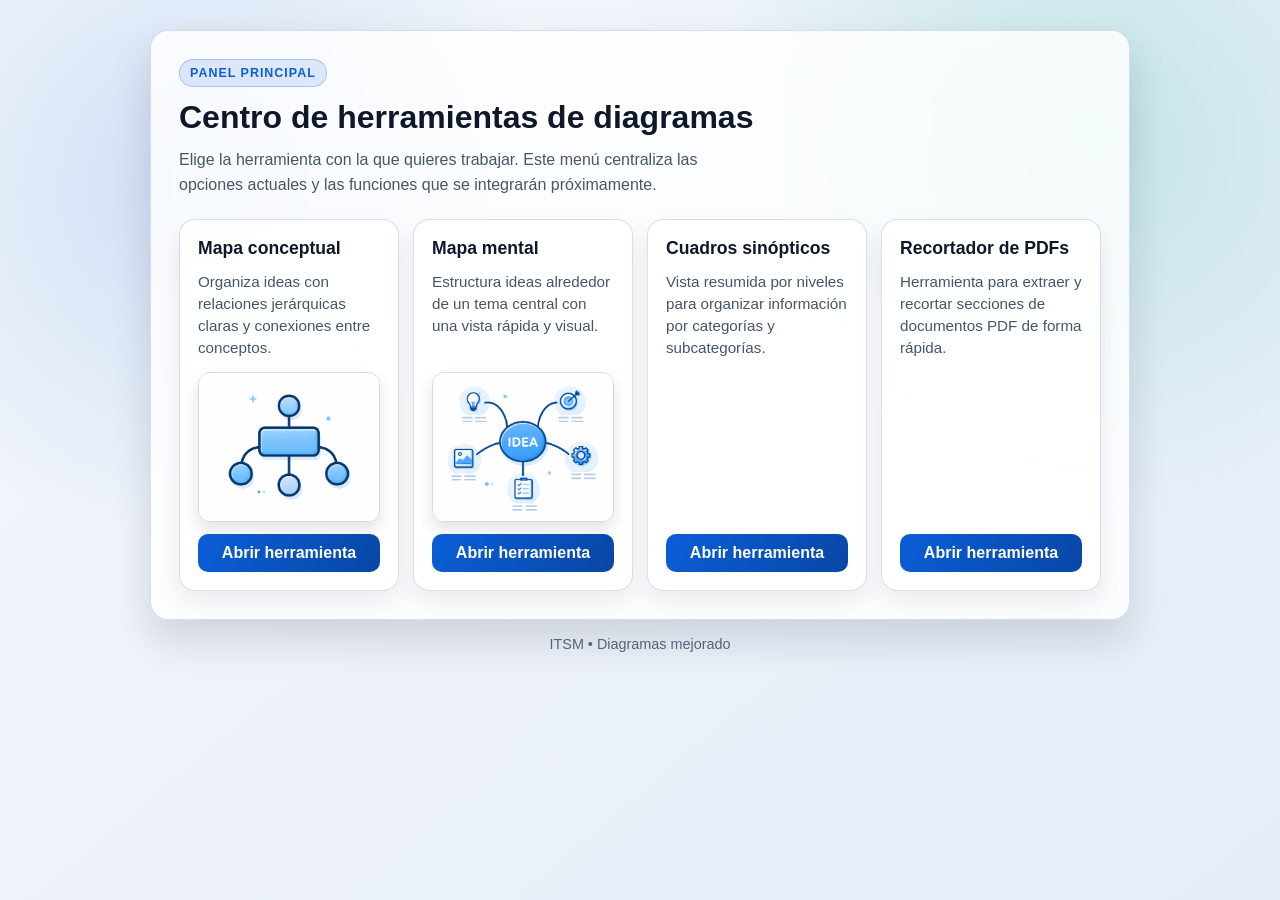
<file: index.html>
﻿<!DOCTYPE html>
<html lang="es">
<head>
  <meta charset="UTF-8" />
  <meta name="viewport" content="width=device-width, initial-scale=1.0" />
  <title>Centro de Diagramas</title>
  <link rel="icon" type="image/png" href="logo.png" />
  <style>
    :root {
      --bg-1: #f4f7fb;
      --bg-2: #e6edf8;
      --ink: #0f172a;
      --muted: #475569;
      --primary: #0b5ed7;
      --primary-strong: #0847a6;
      --accent: #00a991;
      --card: rgba(255, 255, 255, 0.82);
      --card-border: rgba(148, 163, 184, 0.35);
      --shadow: 0 20px 40px rgba(15, 23, 42, 0.14);
      --radius: 18px;
    }

    * {
      box-sizing: border-box;
    }

    body {
      margin: 0;
      min-height: 100vh;
      font-family: "Segoe UI", "Trebuchet MS", sans-serif;
      color: var(--ink);
      background:
        radial-gradient(circle at 15% 20%, rgba(11, 94, 215, 0.15), transparent 28%),
        radial-gradient(circle at 85% 15%, rgba(0, 169, 145, 0.18), transparent 30%),
        linear-gradient(140deg, var(--bg-1), var(--bg-2));
      display: flex;
      justify-content: center;
      padding: 30px 18px 40px;
    }

    .container {
      width: min(980px, 100%);
      animation: fadeIn 500ms ease-out;
    }

    .hero {
      padding: 28px;
      border-radius: var(--radius);
      background: var(--card);
      border: 1px solid var(--card-border);
      box-shadow: var(--shadow);
      backdrop-filter: blur(8px);
    }

    .badge {
      display: inline-block;
      font-size: 0.78rem;
      text-transform: uppercase;
      letter-spacing: 0.08em;
      font-weight: 700;
      color: var(--primary);
      background: rgba(11, 94, 215, 0.12);
      border: 1px solid rgba(11, 94, 215, 0.25);
      padding: 6px 10px;
      border-radius: 999px;
      margin-bottom: 12px;
    }

    h1 {
      margin: 0;
      font-size: clamp(1.7rem, 2.5vw, 2.4rem);
      line-height: 1.15;
    }

    .subtitle {
      margin: 12px 0 0;
      color: var(--muted);
      max-width: 65ch;
      font-size: 1rem;
      line-height: 1.55;
    }

    .grid {
      margin-top: 22px;
      display: grid;
      grid-template-columns: repeat(auto-fit, minmax(220px, 1fr));
      gap: 14px;
    }

    .card {
      background: var(--card);
      border: 1px solid var(--card-border);
      border-radius: 16px;
      padding: 18px;
      box-shadow: 0 10px 25px rgba(15, 23, 42, 0.08);
      display: flex;
      flex-direction: column;
      gap: 12px;
      transition: transform 170ms ease, box-shadow 170ms ease, border-color 170ms ease;
    }

    .card:hover {
      transform: translateY(-2px);
      box-shadow: 0 16px 28px rgba(15, 23, 42, 0.13);
      border-color: rgba(11, 94, 215, 0.3);
    }

    .card h2 {
      margin: 0;
      font-size: 1.1rem;
    }

    .card p {
      margin: 0;
      color: var(--muted);
      line-height: 1.45;
      font-size: 0.95rem;
      flex: 1;
    }

    .tool-image {
      width: 100%;
      height: 150px;
      object-fit: cover;
      border-radius: 12px;
      border: 1px solid rgba(148, 163, 184, 0.4);
      box-shadow: 0 8px 16px rgba(15, 23, 42, 0.12);
    }

    .btn {
      border: none;
      border-radius: 10px;
      padding: 10px 14px;
      font-weight: 700;
      text-decoration: none;
      display: inline-flex;
      justify-content: center;
      align-items: center;
      gap: 8px;
      cursor: pointer;
      transition: background-color 170ms ease, transform 170ms ease;
    }

    .btn-primary {
      color: #fff;
      background: linear-gradient(120deg, var(--primary), var(--primary-strong));
    }

    .btn-primary:hover {
      transform: translateY(-1px);
      background: linear-gradient(120deg, #0a56c2, #073f90);
    }

    .btn-ghost {
      color: #243043;
      background: #dde6f3;
      cursor: not-allowed;
    }

    .soon {
      font-size: 0.75rem;
      color: #0f766e;
      font-weight: 700;
      background: rgba(0, 169, 145, 0.14);
      border: 1px solid rgba(0, 169, 145, 0.24);
      width: fit-content;
      padding: 4px 8px;
      border-radius: 999px;
    }

    .footer {
      margin-top: 16px;
      color: #5b687d;
      font-size: 0.9rem;
      text-align: center;
    }

    @keyframes fadeIn {
      from {
        opacity: 0;
        transform: translateY(10px);
      }
      to {
        opacity: 1;
        transform: translateY(0);
      }
    }

    @media (max-width: 620px) {
      body {
        padding-top: 18px;
      }

      .hero {
        padding: 20px;
      }
    }
  </style>
</head>
<body>
  <main class="container">
    <section class="hero">
      <span class="badge">Panel principal</span>
      <h1>Centro de herramientas de diagramas</h1>
      <p class="subtitle">
        Elige la herramienta con la que quieres trabajar. Este menú centraliza las opciones actuales y las funciones que se integrarán próximamente.
      </p>

      <div class="grid">
        <article class="card">
          <h2>Mapa conceptual</h2>
          <p>Organiza ideas con relaciones jerárquicas claras y conexiones entre conceptos.</p>
          <img class="tool-image" src="conceptual.png" alt="Vista previa de mapa conceptual" />
          <a class="btn btn-primary" href="Mapa conceptual/visor/editor_mapa_conceptual.html">Abrir herramienta</a>
        </article>

        <article class="card">
          <h2>Mapa mental</h2>
          <p>Estructura ideas alrededor de un tema central con una vista rápida y visual.</p>
          <img class="tool-image" src="mental.png" alt="Vista previa de mapa mental" />
          <a class="btn btn-primary" href="Mapa mental/visor/editor_mapa_mental.html">Abrir herramienta</a>
        </article>

        <article class="card">
          <h2>Cuadros sinópticos</h2>
          <p>Vista resumida por niveles para organizar información por categorías y subcategorías.</p>
          <a class="btn btn-primary" href="Cuadro sinoptico/visor/editor_cuadro_sinoptico.html">Abrir herramienta</a>
        </article>

        <article class="card">
          <h2>Recortador de PDFs</h2>
          <p>Herramienta para extraer y recortar secciones de documentos PDF de forma rápida.</p>
          <a class="btn btn-primary" href="Recortador PDF/recortarSVG.html">Abrir herramienta</a>
        </article>
      </div>
    </section>

    <p class="footer">ITSM • Diagramas mejorado</p>
  </main>
</body>
</html>
</file>
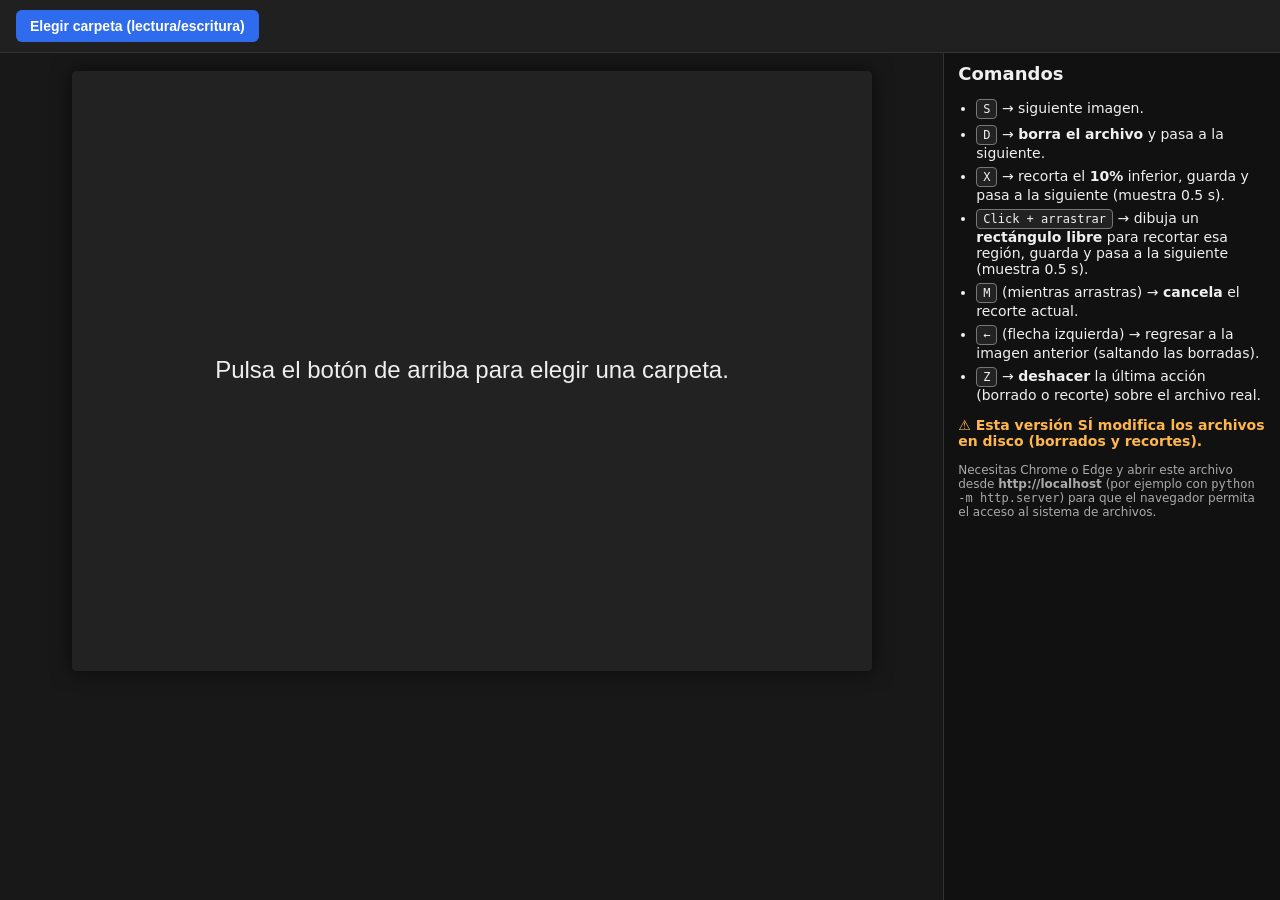
<file: Recortador PDF/visor_recortador.html>
<!DOCTYPE html>
<html lang="es">
<head>
  <meta charset="UTF-8" />
  <title>Visor y recortador de imágenes (con escritura)</title>
  <style>
    * {
      box-sizing: border-box;
    }
    body {
      margin: 0;
      font-family: system-ui, -apple-system, BlinkMacSystemFont, "Segoe UI", sans-serif;
      background: #181818;
      color: #f0f0f0;
      height: 100vh;
      display: flex;
      flex-direction: column;
    }
    #app {
      display: flex;
      flex-direction: column;
      height: 100%;
    }
    .top-bar {
      padding: 10px 16px;
      background: #202020;
      display: flex;
      align-items: center;
      gap: 16px;
      border-bottom: 1px solid #333;
    }
    .button {
      padding: 8px 14px;
      border-radius: 6px;
      background: #2f6bed;
      color: white;
      font-weight: 600;
      cursor: pointer;
      font-size: 14px;
      border: none;
    }
    .button:hover {
      background: #2453b3;
    }
    #counter {
      font-size: 14px;
      color: #ccc;
    }
    .main {
      flex: 1;
      display: flex;
      min-height: 0;
    }
    .viewer {
      flex: 3;
      display: flex;
      flex-direction: column;
      align-items: center;
      justify-content: flex-start;
      padding: 10px;
      overflow: auto;
    }
    #filename {
      font-size: 32px;
      font-weight: 700;
      margin-bottom: 8px;
      text-align: center;
      word-break: break-all;
    }
    #canvas {
      background: #000;
      max-width: 100%;
      box-shadow: 0 0 20px rgba(0,0,0,0.6);
      border-radius: 4px;
      cursor: crosshair;
    }
    .help {
      flex: 1;
      padding: 10px 14px;
      background: #111;
      border-left: 1px solid #333;
      font-size: 14px;
      overflow-y: auto;
    }
    .help h2 {
      margin-top: 0;
      font-size: 18px;
    }
    .help ul {
      padding-left: 18px;
    }
    .help li {
      margin-bottom: 6px;
    }
    .kbd {
      display: inline-block;
      padding: 2px 6px;
      border-radius: 4px;
      border: 1px solid #777;
      font-family: monospace;
      font-size: 12px;
      background: #222;
    }
    .note {
      font-size: 12px;
      color: #aaa;
      margin-top: 10px;
    }
    .warning {
      color: #ffb74d;
      font-weight: 600;
      margin-top: 6px;
    }
  </style>
</head>
<body>
<div id="app">
  <div class="top-bar">
    <button class="button" id="openFolderBtn">Elegir carpeta (lectura/escritura)</button>
    <div id="counter"></div>
  </div>

  <div class="main">
    <div class="viewer">
      <div id="filename"></div>
      <canvas id="canvas"></canvas>
    </div>
    <div class="help">
      <h2>Comandos</h2>
      <ul>
        <li><span class="kbd">S</span> → siguiente imagen.</li>
        <li><span class="kbd">D</span> → <b>borra el archivo</b> y pasa a la siguiente.</li>
        <li><span class="kbd">X</span> → recorta el <b>10%</b> inferior, guarda y pasa a la siguiente (muestra 0.5 s).</li>
        <li><span class="kbd">Click + arrastrar</span> → dibuja un <b>rectángulo libre</b> para recortar esa región, guarda y pasa a la siguiente (muestra 0.5 s).</li>
        <li><span class="kbd">M</span> (mientras arrastras) → <b>cancela</b> el recorte actual.</li>
        <li><span class="kbd">←</span> (flecha izquierda) → regresar a la imagen anterior (saltando las borradas).</li>
        <li><span class="kbd">Z</span> → <b>deshacer</b> la última acción (borrado o recorte) sobre el archivo real.</li>
      </ul>
      <p class="warning">
        ⚠ Esta versión SÍ modifica los archivos en disco (borrados y recortes).
      </p>
      <p class="note">
        Necesitas Chrome o Edge y abrir este archivo desde <b>http://localhost</b> (por ejemplo con
        <code>python -m http.server</code>) para que el navegador permita el acceso al sistema de archivos.
      </p>
    </div>
  </div>
</div>

<script>
(() => {
  const openFolderBtn = document.getElementById("openFolderBtn");
  const canvas = document.getElementById("canvas");
  const ctx = canvas.getContext("2d");
  const filenameEl = document.getElementById("filename");
  const counterEl = document.getElementById("counter");

  let dirHandle = null;
  // Cada entrada: { name, handle, deleted }
  let files = [];
  let currentIndex = 0;

  // Imagen actual en memoria (para recortes manuales)
  let currentImage = null;
  let currentDisplayWidth = 0;
  let currentDisplayHeight = 0;

  // Datos para recorte manual
  let isDragging = false;
  let dragStart = null;
  let dragCurrent = null;
  let selectionCanceled = false;
  let previewTimeoutId = null;

  // Pila de deshacer
  // Cada entrada: { type: 'delete'|'crop', fileIndex, name, previousDeleted, previousBlob }
  let undoStack = [];

  openFolderBtn.addEventListener("click", () => {
    openEditableFolder().catch(err => {
      console.error(err);
      alert("Error al abrir la carpeta. Revisa la consola.");
    });
  });

  function renderEmpty(message) {
    canvas.width = 800;
    canvas.height = 600;
    ctx.fillStyle = "#222";
    ctx.fillRect(0, 0, canvas.width, canvas.height);
    ctx.fillStyle = "#eee";
    ctx.font = "24px sans-serif";
    ctx.textAlign = "center";
    ctx.textBaseline = "middle";
    ctx.fillText(message, canvas.width / 2, canvas.height / 2);
    filenameEl.textContent = "";
    counterEl.textContent = "";
    currentImage = null;
  }

  async function openEditableFolder() {
    if (!window.showDirectoryPicker) {
      alert("Tu navegador no soporta File System Access API. Usa Chrome o Edge recientes.");
      return;
    }

    dirHandle = await window.showDirectoryPicker();
    files = [];
    currentIndex = 0;
    undoStack = [];

    const imgRegex = /\.(png|jpe?g|gif|webp|bmp)$/i;

    for await (const entry of dirHandle.values()) {
      if (entry.kind === "file" && imgRegex.test(entry.name)) {
        files.push({
          name: entry.name,
          handle: entry,
          deleted: false
        });
      }
    }

    files.sort((a, b) => a.name.localeCompare(b.name, undefined, { numeric: true, sensitivity: "base" }));

    if (!files.length) {
      renderEmpty("No se encontraron imágenes en la carpeta.");
      return;
    }

    await showCurrent();
  }

  function loadImageFromBlob(blob) {
    return new Promise((resolve, reject) => {
      const url = URL.createObjectURL(blob);
      const img = new Image();
      img.onload = () => {
        URL.revokeObjectURL(url);
        resolve(img);
      };
      img.onerror = (e) => {
        URL.revokeObjectURL(url);
        reject(e);
      };
      img.src = url;
    });
  }

  function drawImage(img, selectionRect = null) {
    const maxW = 1000;
    const maxH = 700;
    const naturalW = img.naturalWidth;
    const naturalH = img.naturalHeight;

    const scale = Math.min(maxW / naturalW, maxH / naturalH, 1);
    const displayW = Math.max(1, Math.round(naturalW * scale));
    const displayH = Math.max(1, Math.round(naturalH * scale));

    canvas.width = displayW;
    canvas.height = displayH;

    ctx.clearRect(0, 0, displayW, displayH);
    ctx.drawImage(img, 0, 0, displayW, displayH);

    currentDisplayWidth = displayW;
    currentDisplayHeight = displayH;

    if (selectionRect) {
      ctx.save();
      ctx.strokeStyle = "#ffeb3b";
      ctx.lineWidth = 2;
      ctx.setLineDash([6, 4]);
      ctx.strokeRect(selectionRect.x, selectionRect.y, selectionRect.w, selectionRect.h);
      ctx.restore();
    }
  }

  function findNextIndex(direction) {
    if (!files.length) return null;
    let idx = currentIndex;

    for (let i = 0; i < files.length; i++) {
      idx = (idx + direction + files.length) % files.length;
      if (!files[idx].deleted) return idx;
    }
    return null; // todas borradas
  }

  async function showCurrent() {
    if (!dirHandle || !files.length) {
      renderEmpty("Elige una carpeta para comenzar.");
      return;
    }

    if (currentIndex < 0) currentIndex = 0;
    if (currentIndex >= files.length) currentIndex = files.length - 1;

    if (files[currentIndex].deleted) {
      const next = findNextIndex(1);
      if (next === null) {
        renderEmpty("Todas las imágenes están borradas.");
        return;
      }
      currentIndex = next;
    }

    const info = files[currentIndex];
    const file = await info.handle.getFile();
    const img = await loadImageFromBlob(file);
    currentImage = img;
    drawImage(img);

    filenameEl.textContent = info.name;
    counterEl.textContent = `Imagen ${currentIndex + 1} de ${files.length}`;
  }

  async function goNext() {
    if (!files.length) return;
    const next = findNextIndex(1);
    if (next !== null) {
      currentIndex = next;
      await showCurrent();
    }
  }

  async function goPrev() {
    if (!files.length) return;
    let idx = currentIndex;

    for (let i = 0; i < files.length; i++) {
      idx = (idx - 1 + files.length) % files.length;
      if (!files[idx].deleted) {
        currentIndex = idx;
        await showCurrent();
        return;
      }
    }
  }

  async function deleteCurrent() {
    if (!dirHandle || !files.length) return;

    const info = files[currentIndex];
    if (info.deleted) {
      await goNext();
      return;
    }

    const file = await info.handle.getFile();
    const backupBlob = file.slice();

    undoStack.push({
      type: "delete",
      fileIndex: currentIndex,
      name: info.name,
      previousDeleted: info.deleted,
      previousBlob: backupBlob
    });

    await dirHandle.removeEntry(info.name);
    info.deleted = true;

    await goNext();
  }

  async function cropBottom10() {
    if (!dirHandle || !files.length) return;

    const info = files[currentIndex];
    const file = await info.handle.getFile();
    const backupBlob = file.slice();

    const img = await loadImageFromBlob(file);
    const naturalW = img.naturalWidth;
    const naturalH = img.naturalHeight;
    const newH = Math.max(1, Math.round(naturalH * 0.9));

    const tmpCanvas = document.createElement("canvas");
    tmpCanvas.width = naturalW;
    tmpCanvas.height = newH;
    const tctx = tmpCanvas.getContext("2d");
    tctx.drawImage(img, 0, 0);

    const newBlob = await new Promise(resolve => tmpCanvas.toBlob(resolve, file.type || "image/png"));
    if (!newBlob) return;

    undoStack.push({
      type: "crop",
      fileIndex: currentIndex,
      name: info.name,
      previousDeleted: info.deleted,
      previousBlob: backupBlob
    });

    const writable = await info.handle.createWritable();
    await writable.write(newBlob);
    await writable.close();

    const previewImg = await loadImageFromBlob(newBlob);
    currentImage = previewImg;
    drawImage(previewImg);

    if (previewTimeoutId) clearTimeout(previewTimeoutId);
    previewTimeoutId = setTimeout(() => {
      goNext().catch(console.error);
    }, 500);
  }

  async function applyManualCrop(selection) {
    if (!dirHandle || !files.length || !currentImage) return;

    const info = files[currentIndex];
    const file = await info.handle.getFile();
    const backupBlob = file.slice();
    const img = currentImage;

    const naturalW = img.naturalWidth;
    const naturalH = img.naturalHeight;

    const displayW = currentDisplayWidth || canvas.width;
    const displayH = currentDisplayHeight || canvas.height;

    if (!displayW || !displayH) return;

    const scaleX = naturalW / displayW;
    const scaleY = naturalH / displayH;

    const sx = selection.x * scaleX;
    const sy = selection.y * scaleY;
    const sw = selection.w * scaleX;
    const sh = selection.h * scaleY;

    const cropW = Math.max(1, Math.round(sw));
    const cropH = Math.max(1, Math.round(sh));

    const tmpCanvas = document.createElement("canvas");
    tmpCanvas.width = cropW;
    tmpCanvas.height = cropH;
    const tctx = tmpCanvas.getContext("2d");
    tctx.drawImage(
      img,
      sx, sy, sw, sh,
      0, 0, cropW, cropH
    );

    const newBlob = await new Promise(resolve => tmpCanvas.toBlob(resolve, file.type || "image/png"));
    if (!newBlob) return;

    undoStack.push({
      type: "crop",
      fileIndex: currentIndex,
      name: info.name,
      previousDeleted: info.deleted,
      previousBlob: backupBlob
    });

    const writable = await info.handle.createWritable();
    await writable.write(newBlob);
    await writable.close();

    const previewImg = await loadImageFromBlob(newBlob);
    currentImage = previewImg;
    drawImage(previewImg);

    if (previewTimeoutId) clearTimeout(previewTimeoutId);
    previewTimeoutId = setTimeout(() => {
      goNext().catch(console.error);
    }, 500);
  }

  async function undo() {
    if (!dirHandle || !undoStack.length) return;

    const op = undoStack.pop();
    const info = files[op.fileIndex];
    if (!info) return;

    if (op.type === "delete") {
      // Recrea el archivo borrado
      const newHandle = await dirHandle.getFileHandle(op.name, { create: true });
      const writable = await newHandle.createWritable();
      await writable.write(op.previousBlob);
      await writable.close();

      info.handle = newHandle;
      info.deleted = op.previousDeleted;
    } else if (op.type === "crop") {
      const writable = await info.handle.createWritable();
      await writable.write(op.previousBlob);
      await writable.close();
      info.deleted = op.previousDeleted;
    }

    currentIndex = op.fileIndex;
    await showCurrent();
  }

  // Eventos de ratón (recorte manual de tamaño libre)
  canvas.addEventListener("mousedown", (e) => {
    if (!currentImage) return;
    const rect = canvas.getBoundingClientRect();
    dragStart = {
      x: e.clientX - rect.left,
      y: e.clientY - rect.top
    };
    dragCurrent = { ...dragStart };
    isDragging = true;
    selectionCanceled = false;
  });

  canvas.addEventListener("mousemove", (e) => {
    if (!isDragging || selectionCanceled || !currentImage) return;
    const rect = canvas.getBoundingClientRect();
    const x = e.clientX - rect.left;
    const y = e.clientY - rect.top;

    const x1 = dragStart.x;
    const y1 = dragStart.y;
    const x2 = x;
    const y2 = y;

    const sel = {
      x: Math.min(x1, x2),
      y: Math.min(y1, y2),
      w: Math.abs(x2 - x1),
      h: Math.abs(y2 - y1)
    };
    dragCurrent = sel;
    drawImage(currentImage, sel);
  });

  canvas.addEventListener("mouseup", () => {
    if (!isDragging) return;
    isDragging = false;

    if (selectionCanceled || !dragCurrent || dragCurrent.w < 5 || dragCurrent.h < 5) {
      // Selección cancelada o muy pequeña
      showCurrent().catch(console.error);
      return;
    }

    applyManualCrop(dragCurrent).catch(console.error);
    dragStart = null;
    dragCurrent = null;
  });

  // Teclado
  document.addEventListener("keydown", (e) => {
    if (e.target.tagName === "INPUT" || e.target.tagName === "TEXTAREA") return;

    const key = e.key.toLowerCase();

    if (key === "s") {
      e.preventDefault();
      goNext().catch(console.error);
    } else if (key === "d") {
      e.preventDefault();
      deleteCurrent().catch(console.error);
    } else if (key === "x") {
      e.preventDefault();
      cropBottom10().catch(console.error);
    } else if (key === "m") {
      if (isDragging) {
        selectionCanceled = true;
        isDragging = false;
        dragStart = null;
        dragCurrent = null;
        showCurrent().catch(console.error);
      }
    } else if (e.key === "ArrowLeft") {
      e.preventDefault();
      goPrev().catch(console.error);
    } else if (key === "z") {
      e.preventDefault();
      undo().catch(console.error);
    }
  });

  // Pantalla inicial
  renderEmpty("Pulsa el botón de arriba para elegir una carpeta.");
})();
</script>
</body>
</html>
</file>
